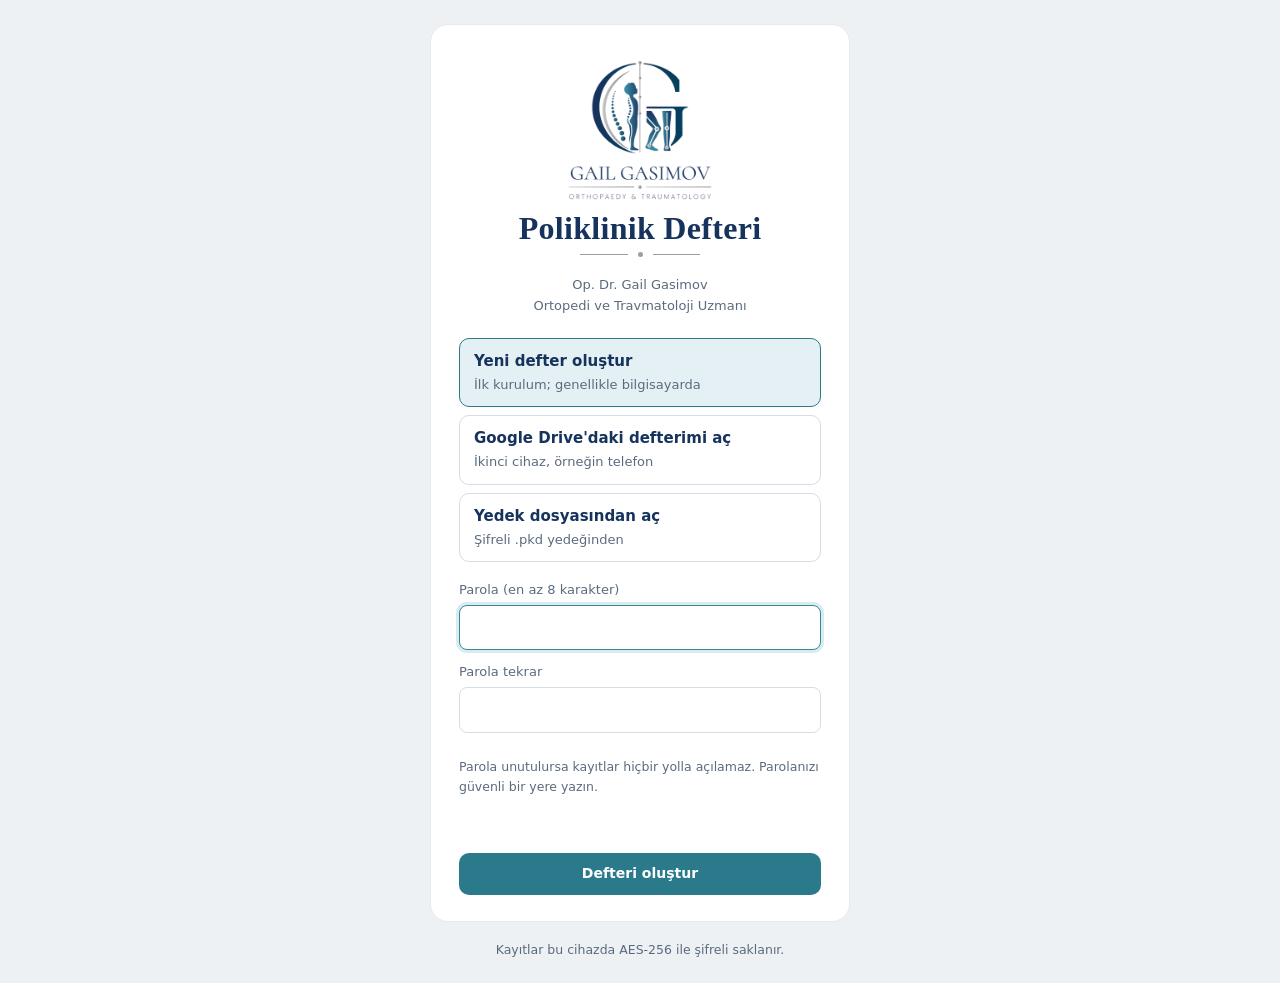
<file: index.html>
<!doctype html>
<html lang="tr">
<head>
<meta charset="utf-8">
<meta name="viewport" content="width=device-width, initial-scale=1, viewport-fit=cover">
<meta http-equiv="Content-Security-Policy" content="default-src 'self'; script-src 'self' https://accounts.google.com/gsi/client; style-src 'self' 'unsafe-inline' https://fonts.googleapis.com https://accounts.google.com/gsi/style; font-src 'self' https://fonts.gstatic.com; img-src 'self' data: blob:; connect-src 'self' https://www.googleapis.com https://oauth2.googleapis.com https://accounts.google.com/gsi/; frame-src https://accounts.google.com/gsi/; object-src 'none'; base-uri 'self'; form-action 'none'">
<meta name="referrer" content="no-referrer">
<meta name="robots" content="noindex, nofollow">
<meta name="theme-color" content="#16335D">
<meta name="description" content="Op. Dr. Gail Gasimov — kişisel poliklinik kayıt defteri">
<title>Poliklinik Defteri</title>
<link rel="manifest" href="manifest.webmanifest">
<link rel="icon" type="image/png" href="icons/icon-192.png">
<link rel="apple-touch-icon" href="icons/apple-touch-icon.png">
<link rel="preconnect" href="https://fonts.googleapis.com">
<link rel="preconnect" href="https://fonts.gstatic.com" crossorigin>
<link rel="stylesheet" href="https://fonts.googleapis.com/css2?family=Cormorant+Garamond:wght@500;600;700&family=Montserrat:wght@400;500;600&display=swap">
<link rel="stylesheet" href="app.css">
</head>
<body>
<div id="app" aria-live="polite"><p class="boot">Yükleniyor…</p></div>
<div id="toast" role="status" aria-live="polite"></div>
<dialog id="dlg"></dialog>
<noscript>Bu uygulama JavaScript gerektirir.</noscript>
<script src="core.js"></script>
<script src="drive.js"></script>
<script src="xlsx.js"></script>
<script src="app.js"></script>
</body>
</html>
</file>
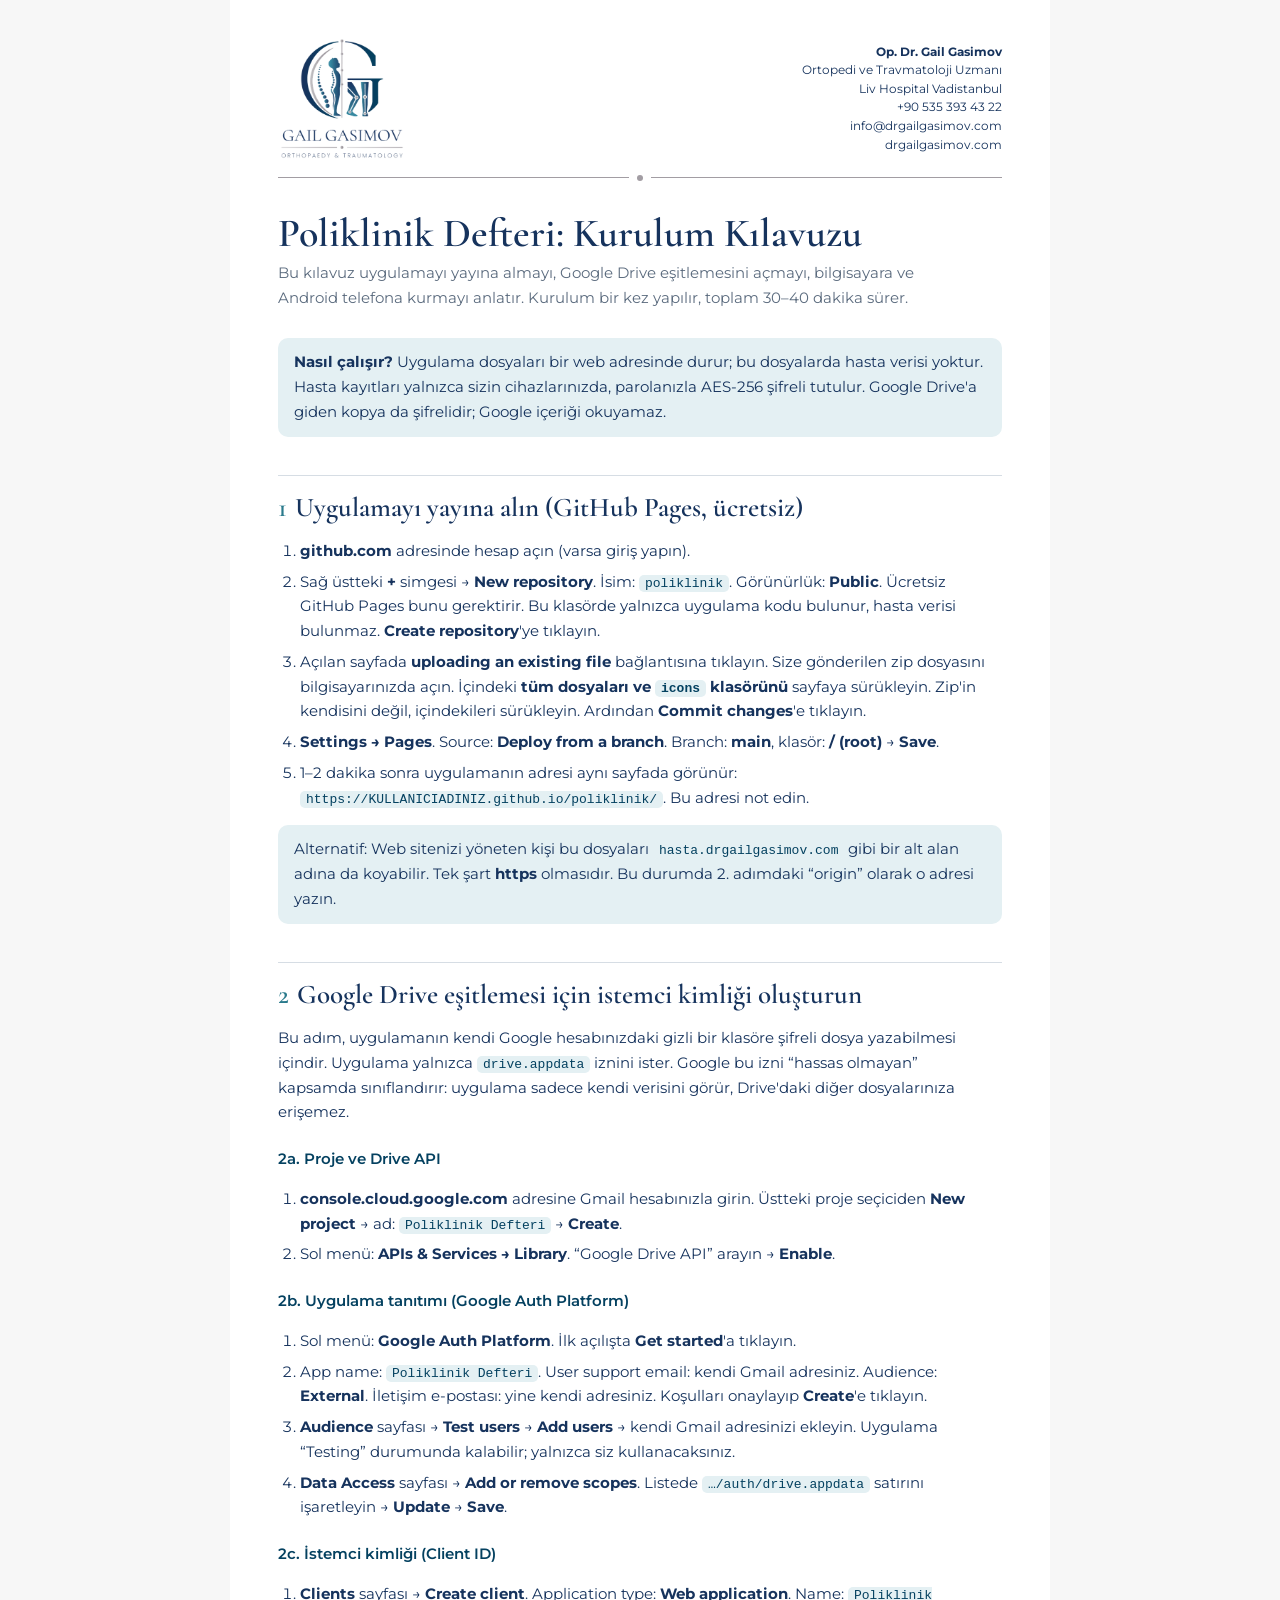
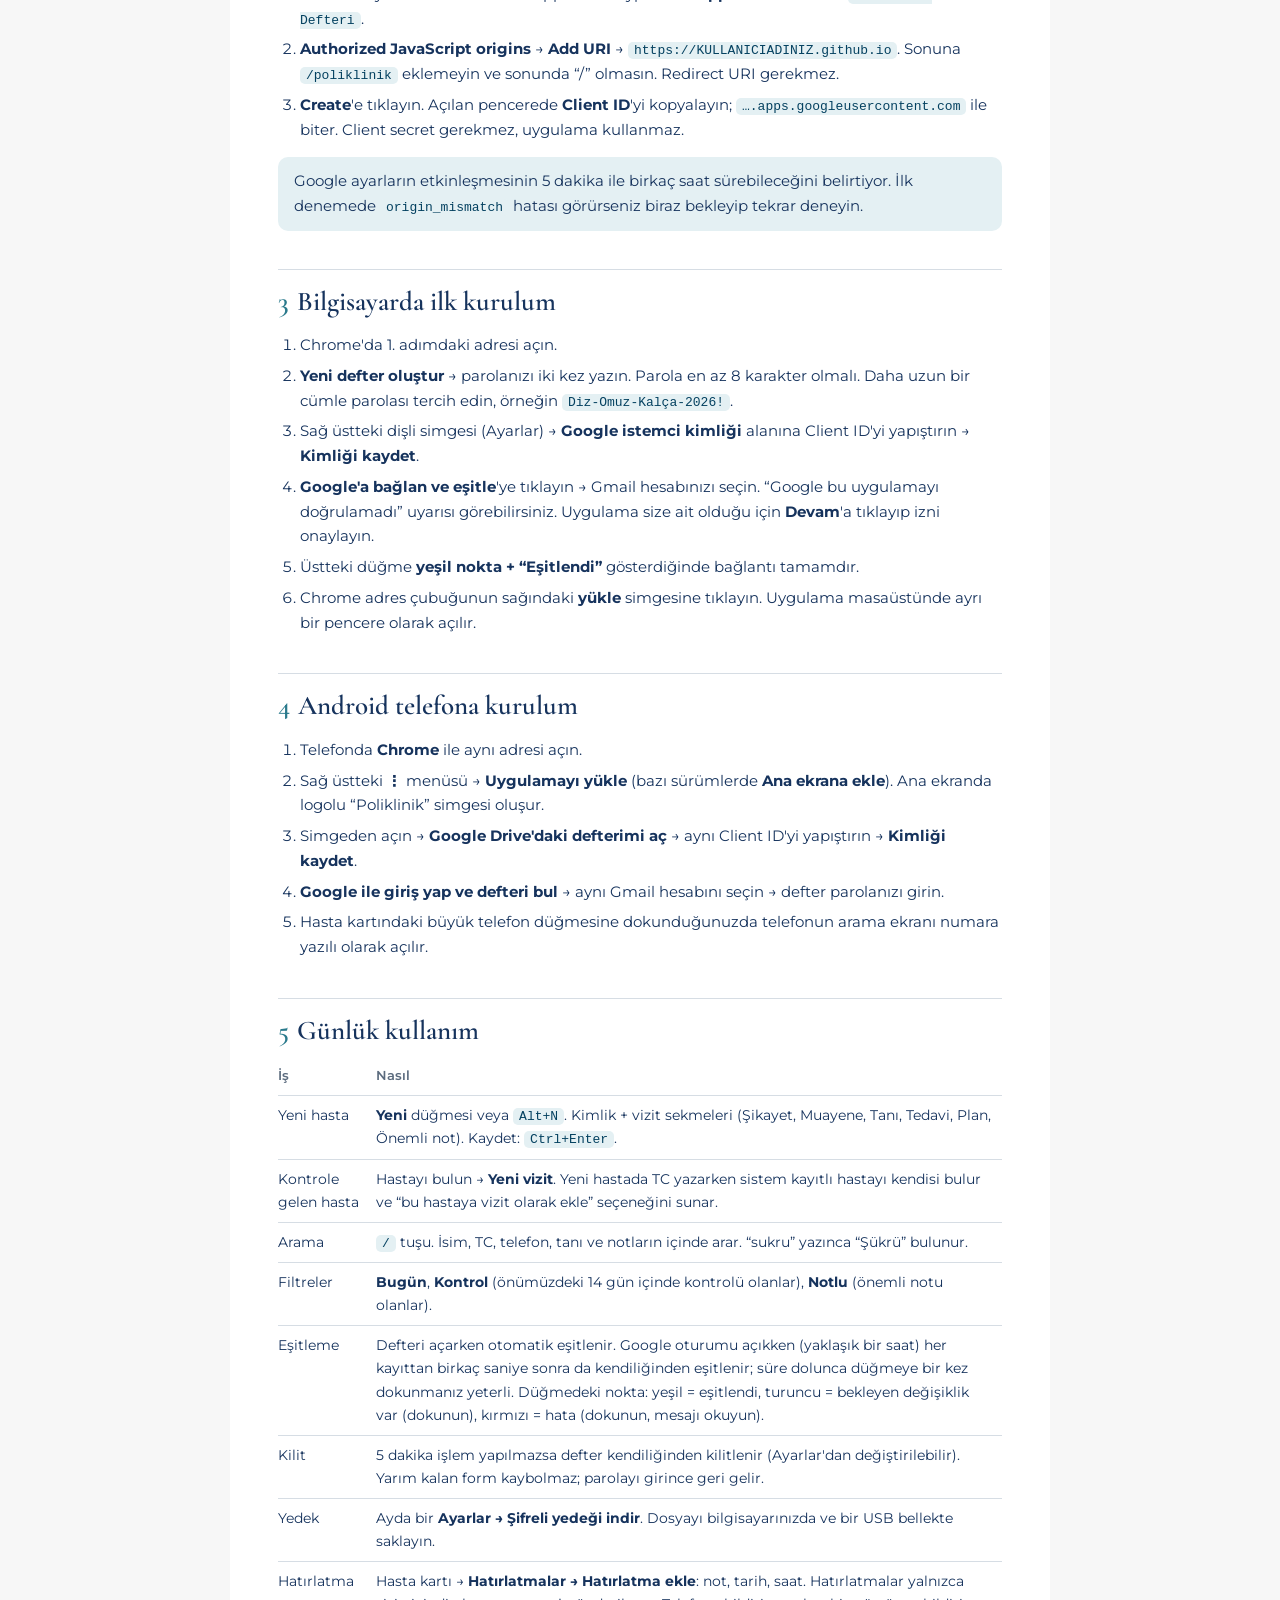
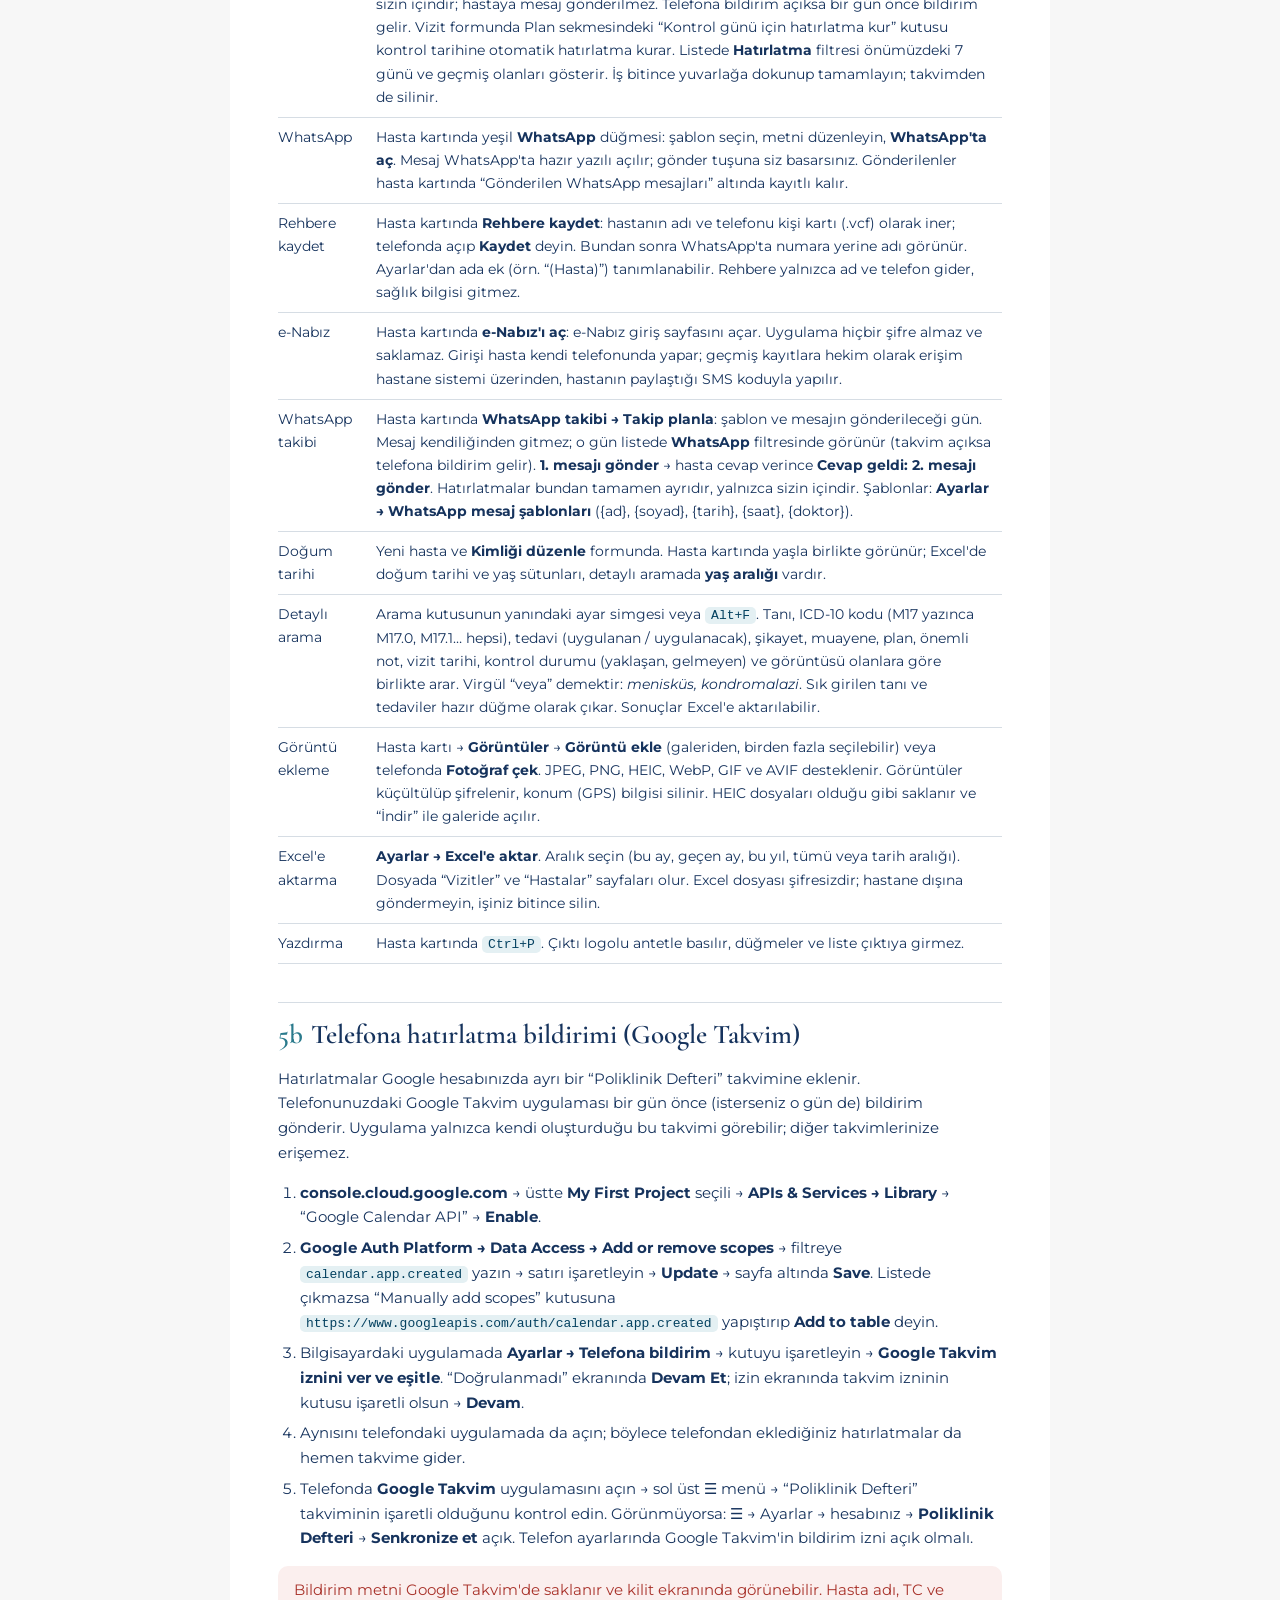
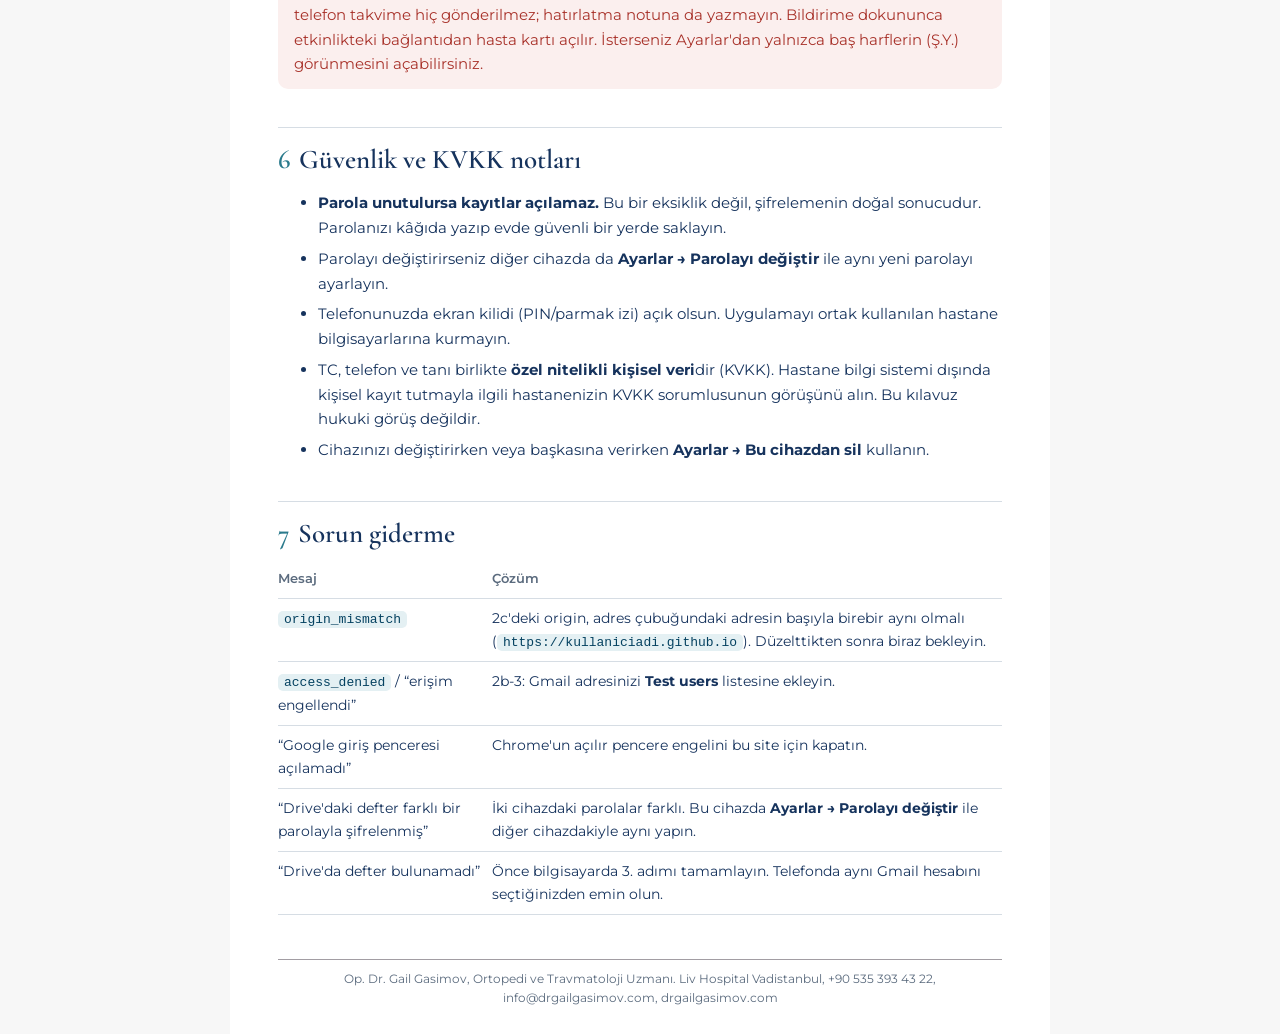
<file: KURULUM.html>
<!doctype html>
<html lang="tr">
<head>
<meta charset="utf-8">
<meta name="viewport" content="width=device-width, initial-scale=1">
<title>Kurulum Kılavuzu</title>
<link rel="stylesheet" href="https://fonts.googleapis.com/css2?family=Cormorant+Garamond:wght@600&family=Montserrat:wght@400;500;600&display=swap">
<style>
  :root { --ink:#16335D; --deep:#044160; --teal:#2A7A8C; --silver:#A29DA3; --line:#D6DDE4; --paper:#F7F7F7; --muted:#5B6B7E; --alert:#A8322A; --soft:#E4F0F3; }
  * { box-sizing: border-box; }
  body { margin: 0; background: var(--paper); color: var(--ink); font: 400 15px/1.65 'Montserrat', system-ui, sans-serif; }
  .page { max-width: 820px; margin: 0 auto; background: #fff; padding: 36px 48px 28px; min-height: 100vh; }
  header.lh { display: flex; justify-content: space-between; align-items: center; gap: 20px; }
  header.lh img { width: 128px; height: auto; }
  header.lh address { font-style: normal; text-align: right; font-size: 12px; line-height: 1.55; color: var(--ink); }
  .rule { display: flex; align-items: center; gap: 0; margin: 14px 0 30px; }
  .rule::before, .rule::after { content: ''; flex: 1; height: 1px; background: var(--silver); }
  .rule i { width: 6px; height: 6px; border-radius: 50%; background: var(--silver); margin: 0 8px; }
  h1 { font: 600 40px/1.1 'Cormorant Garamond', Georgia, serif; margin: 0 0 6px; }
  .lead { color: var(--muted); margin: 0 0 28px; max-width: 64ch; }
  h2 { font: 600 27px/1.2 'Cormorant Garamond', Georgia, serif; margin: 38px 0 6px; padding-top: 16px; border-top: 1px solid var(--line); }
  h2 .n { color: var(--teal); margin-right: 8px; }
  h3 { font-size: 15px; font-weight: 600; margin: 22px 0 6px; color: var(--deep); }
  p, li { max-width: 70ch; }
  ol { padding-left: 22px; }
  li { margin: 6px 0; }
  code, .k { font-family: ui-monospace, Menlo, Consolas, monospace; font-size: 13px; background: var(--soft); padding: 1px 6px; border-radius: 5px; color: var(--deep); overflow-wrap: anywhere; }
  .box { background: var(--soft); border-radius: 10px; padding: 12px 16px; margin: 14px 0; }
  .box.warn { background: #FBEFEE; color: var(--alert); }
  .box p { margin: 0; }
  table { border-collapse: collapse; width: 100%; margin: 10px 0; font-size: 14px; }
  td, th { text-align: left; border-bottom: 1px solid var(--line); padding: 8px 10px 8px 0; vertical-align: top; }
  th { font-weight: 600; color: var(--muted); font-size: 13px; }
  footer { margin-top: 44px; border-top: 1px solid var(--silver); padding-top: 10px; text-align: center; font-size: 11.5px; color: var(--muted); }
  @media (max-width: 640px) { .page { padding: 22px 18px; } header.lh { flex-direction: column; align-items: flex-start; } header.lh address { text-align: left; } h1 { font-size: 32px; } }
  @media print { body { background: #fff; } .page { padding: 0; } h2 { break-after: avoid; } }
</style>
</head>
<body>
<div class="page">
<header class="lh">
  <img src="icons/logo-tam.png" alt="Gail Gasimov — Orthopaedy &amp; Traumatology logosu">
  <address><b>Op. Dr. Gail Gasimov</b><br>Ortopedi ve Travmatoloji Uzmanı<br>Liv Hospital Vadistanbul<br>+90 535 393 43 22<br>info@drgailgasimov.com<br>drgailgasimov.com</address>
</header>
<div class="rule" aria-hidden="true"><i></i></div>

<h1>Poliklinik Defteri: Kurulum Kılavuzu</h1>
<p class="lead">Bu kılavuz uygulamayı yayına almayı, Google Drive eşitlemesini açmayı, bilgisayara ve Android telefona kurmayı anlatır. Kurulum bir kez yapılır, toplam 30–40 dakika sürer.</p>

<div class="box"><p><b>Nasıl çalışır?</b> Uygulama dosyaları bir web adresinde durur; bu dosyalarda hasta verisi yoktur. Hasta kayıtları yalnızca sizin cihazlarınızda, parolanızla AES-256 şifreli tutulur. Google Drive'a giden kopya da şifrelidir; Google içeriği okuyamaz.</p></div>

<h2><span class="n">1</span>Uygulamayı yayına alın (GitHub Pages, ücretsiz)</h2>
<ol>
  <li><b>github.com</b> adresinde hesap açın (varsa giriş yapın).</li>
  <li>Sağ üstteki <b>+</b> simgesi → <b>New repository</b>. İsim: <code>poliklinik</code>. Görünürlük: <b>Public</b>. Ücretsiz GitHub Pages bunu gerektirir. Bu klasörde yalnızca uygulama kodu bulunur, hasta verisi bulunmaz. <b>Create repository</b>'ye tıklayın.</li>
  <li>Açılan sayfada <b>uploading an existing file</b> bağlantısına tıklayın. Size gönderilen zip dosyasını bilgisayarınızda açın. İçindeki <b>tüm dosyaları ve <code>icons</code> klasörünü</b> sayfaya sürükleyin. Zip'in kendisini değil, içindekileri sürükleyin. Ardından <b>Commit changes</b>'e tıklayın.</li>
  <li><b>Settings → Pages</b>. Source: <b>Deploy from a branch</b>. Branch: <b>main</b>, klasör: <b>/ (root)</b> → <b>Save</b>.</li>
  <li>1–2 dakika sonra uygulamanın adresi aynı sayfada görünür: <code>https://KULLANICIADINIZ.github.io/poliklinik/</code>. Bu adresi not edin.</li>
</ol>
<div class="box"><p>Alternatif: Web sitenizi yöneten kişi bu dosyaları <code>hasta.drgailgasimov.com</code> gibi bir alt alan adına da koyabilir. Tek şart <b>https</b> olmasıdır. Bu durumda 2. adımdaki “origin” olarak o adresi yazın.</p></div>

<h2><span class="n">2</span>Google Drive eşitlemesi için istemci kimliği oluşturun</h2>
<p>Bu adım, uygulamanın kendi Google hesabınızdaki gizli bir klasöre şifreli dosya yazabilmesi içindir. Uygulama yalnızca <code>drive.appdata</code> iznini ister. Google bu izni “hassas olmayan” kapsamda sınıflandırır: uygulama sadece kendi verisini görür, Drive'daki diğer dosyalarınıza erişemez.</p>
<h3>2a. Proje ve Drive API</h3>
<ol>
  <li><b>console.cloud.google.com</b> adresine Gmail hesabınızla girin. Üstteki proje seçiciden <b>New project</b> → ad: <code>Poliklinik Defteri</code> → <b>Create</b>.</li>
  <li>Sol menü: <b>APIs &amp; Services → Library</b>. “Google Drive API” arayın → <b>Enable</b>.</li>
</ol>
<h3>2b. Uygulama tanıtımı (Google Auth Platform)</h3>
<ol>
  <li>Sol menü: <b>Google Auth Platform</b>. İlk açılışta <b>Get started</b>'a tıklayın.</li>
  <li>App name: <code>Poliklinik Defteri</code>. User support email: kendi Gmail adresiniz. Audience: <b>External</b>. İletişim e-postası: yine kendi adresiniz. Koşulları onaylayıp <b>Create</b>'e tıklayın.</li>
  <li><b>Audience</b> sayfası → <b>Test users</b> → <b>Add users</b> → kendi Gmail adresinizi ekleyin. Uygulama “Testing” durumunda kalabilir; yalnızca siz kullanacaksınız.</li>
  <li><b>Data Access</b> sayfası → <b>Add or remove scopes</b>. Listede <code>…/auth/drive.appdata</code> satırını işaretleyin → <b>Update</b> → <b>Save</b>.</li>
</ol>
<h3>2c. İstemci kimliği (Client ID)</h3>
<ol>
  <li><b>Clients</b> sayfası → <b>Create client</b>. Application type: <b>Web application</b>. Name: <code>Poliklinik Defteri</code>.</li>
  <li><b>Authorized JavaScript origins</b> → <b>Add URI</b> → <code>https://KULLANICIADINIZ.github.io</code>. Sonuna <code>/poliklinik</code> eklemeyin ve sonunda “/” olmasın. Redirect URI gerekmez.</li>
  <li><b>Create</b>'e tıklayın. Açılan pencerede <b>Client ID</b>'yi kopyalayın; <code>….apps.googleusercontent.com</code> ile biter. Client secret gerekmez, uygulama kullanmaz.</li>
</ol>
<div class="box"><p>Google ayarların etkinleşmesinin 5 dakika ile birkaç saat sürebileceğini belirtiyor. İlk denemede <code>origin_mismatch</code> hatası görürseniz biraz bekleyip tekrar deneyin.</p></div>

<h2><span class="n">3</span>Bilgisayarda ilk kurulum</h2>
<ol>
  <li>Chrome'da 1. adımdaki adresi açın.</li>
  <li><b>Yeni defter oluştur</b> → parolanızı iki kez yazın. Parola en az 8 karakter olmalı. Daha uzun bir cümle parolası tercih edin, örneğin <code>Diz-Omuz-Kalça-2026!</code>.</li>
  <li>Sağ üstteki dişli simgesi (Ayarlar) → <b>Google istemci kimliği</b> alanına Client ID'yi yapıştırın → <b>Kimliği kaydet</b>.</li>
  <li><b>Google'a bağlan ve eşitle</b>'ye tıklayın → Gmail hesabınızı seçin. “Google bu uygulamayı doğrulamadı” uyarısı görebilirsiniz. Uygulama size ait olduğu için <b>Devam</b>'a tıklayıp izni onaylayın.</li>
  <li>Üstteki düğme <b>yeşil nokta + “Eşitlendi”</b> gösterdiğinde bağlantı tamamdır.</li>
  <li>Chrome adres çubuğunun sağındaki <b>yükle</b> simgesine tıklayın. Uygulama masaüstünde ayrı bir pencere olarak açılır.</li>
</ol>

<h2><span class="n">4</span>Android telefona kurulum</h2>
<ol>
  <li>Telefonda <b>Chrome</b> ile aynı adresi açın.</li>
  <li>Sağ üstteki <b>⋮</b> menüsü → <b>Uygulamayı yükle</b> (bazı sürümlerde <b>Ana ekrana ekle</b>). Ana ekranda logolu “Poliklinik” simgesi oluşur.</li>
  <li>Simgeden açın → <b>Google Drive'daki defterimi aç</b> → aynı Client ID'yi yapıştırın → <b>Kimliği kaydet</b>.</li>
  <li><b>Google ile giriş yap ve defteri bul</b> → aynı Gmail hesabını seçin → defter parolanızı girin.</li>
  <li>Hasta kartındaki büyük telefon düğmesine dokunduğunuzda telefonun arama ekranı numara yazılı olarak açılır.</li>
</ol>

<h2><span class="n">5</span>Günlük kullanım</h2>
<table>
  <tr><th>İş</th><th>Nasıl</th></tr>
  <tr><td>Yeni hasta</td><td><b>Yeni</b> düğmesi veya <span class="k">Alt+N</span>. Kimlik + vizit sekmeleri (Şikayet, Muayene, Tanı, Tedavi, Plan, Önemli not). Kaydet: <span class="k">Ctrl+Enter</span>.</td></tr>
  <tr><td>Kontrole gelen hasta</td><td>Hastayı bulun → <b>Yeni vizit</b>. Yeni hastada TC yazarken sistem kayıtlı hastayı kendisi bulur ve “bu hastaya vizit olarak ekle” seçeneğini sunar.</td></tr>
  <tr><td>Arama</td><td><span class="k">/</span> tuşu. İsim, TC, telefon, tanı ve notların içinde arar. “sukru” yazınca “Şükrü” bulunur.</td></tr>
  <tr><td>Filtreler</td><td><b>Bugün</b>, <b>Kontrol</b> (önümüzdeki 14 gün içinde kontrolü olanlar), <b>Notlu</b> (önemli notu olanlar).</td></tr>
  <tr><td>Eşitleme</td><td>Defteri açarken otomatik eşitlenir. Google oturumu açıkken (yaklaşık bir saat) her kayıttan birkaç saniye sonra da kendiliğinden eşitlenir; süre dolunca düğmeye bir kez dokunmanız yeterli. Düğmedeki nokta: yeşil = eşitlendi, turuncu = bekleyen değişiklik var (dokunun), kırmızı = hata (dokunun, mesajı okuyun).</td></tr>
  <tr><td>Kilit</td><td>5 dakika işlem yapılmazsa defter kendiliğinden kilitlenir (Ayarlar'dan değiştirilebilir). Yarım kalan form kaybolmaz; parolayı girince geri gelir.</td></tr>
  <tr><td>Yedek</td><td>Ayda bir <b>Ayarlar → Şifreli yedeği indir</b>. Dosyayı bilgisayarınızda ve bir USB bellekte saklayın.</td></tr>
  <tr><td>Hatırlatma</td><td>Hasta kartı → <b>Hatırlatmalar → Hatırlatma ekle</b>: not, tarih, saat. Hatırlatmalar yalnızca sizin içindir; hastaya mesaj gönderilmez. Telefona bildirim açıksa bir gün önce bildirim gelir. Vizit formunda Plan sekmesindeki “Kontrol günü için hatırlatma kur” kutusu kontrol tarihine otomatik hatırlatma kurar. Listede <b>Hatırlatma</b> filtresi önümüzdeki 7 günü ve geçmiş olanları gösterir. İş bitince yuvarlağa dokunup tamamlayın; takvimden de silinir.</td></tr>
  <tr><td>WhatsApp</td><td>Hasta kartında yeşil <b>WhatsApp</b> düğmesi: şablon seçin, metni düzenleyin, <b>WhatsApp'ta aç</b>. Mesaj WhatsApp'ta hazır yazılı açılır; gönder tuşuna siz basarsınız. Gönderilenler hasta kartında “Gönderilen WhatsApp mesajları” altında kayıtlı kalır.</td></tr>
  <tr><td>Rehbere kaydet</td><td>Hasta kartında <b>Rehbere kaydet</b>: hastanın adı ve telefonu kişi kartı (.vcf) olarak iner; telefonda açıp <b>Kaydet</b> deyin. Bundan sonra WhatsApp'ta numara yerine adı görünür. Ayarlar'dan ada ek (örn. “(Hasta)”) tanımlanabilir. Rehbere yalnızca ad ve telefon gider, sağlık bilgisi gitmez.</td></tr>
  <tr><td>e-Nabız</td><td>Hasta kartında <b>e-Nabız'ı aç</b>: e-Nabız giriş sayfasını açar. Uygulama hiçbir şifre almaz ve saklamaz. Girişi hasta kendi telefonunda yapar; geçmiş kayıtlara hekim olarak erişim hastane sistemi üzerinden, hastanın paylaştığı SMS koduyla yapılır.</td></tr>
  <tr><td>WhatsApp takibi</td><td>Hasta kartında <b>WhatsApp takibi → Takip planla</b>: şablon ve mesajın gönderileceği gün. Mesaj kendiliğinden gitmez; o gün listede <b>WhatsApp</b> filtresinde görünür (takvim açıksa telefona bildirim gelir). <b>1. mesajı gönder</b> → hasta cevap verince <b>Cevap geldi: 2. mesajı gönder</b>. Hatırlatmalar bundan tamamen ayrıdır, yalnızca sizin içindir. Şablonlar: <b>Ayarlar → WhatsApp mesaj şablonları</b> ({ad}, {soyad}, {tarih}, {saat}, {doktor}).</td></tr>
  <tr><td>Doğum tarihi</td><td>Yeni hasta ve <b>Kimliği düzenle</b> formunda. Hasta kartında yaşla birlikte görünür; Excel'de doğum tarihi ve yaş sütunları, detaylı aramada <b>yaş aralığı</b> vardır.</td></tr>
  <tr><td>Detaylı arama</td><td>Arama kutusunun yanındaki ayar simgesi veya <span class="k">Alt+F</span>. Tanı, ICD-10 kodu (M17 yazınca M17.0, M17.1… hepsi), tedavi (uygulanan / uygulanacak), şikayet, muayene, plan, önemli not, vizit tarihi, kontrol durumu (yaklaşan, gelmeyen) ve görüntüsü olanlara göre birlikte arar. Virgül “veya” demektir: <i>menisküs, kondromalazi</i>. Sık girilen tanı ve tedaviler hazır düğme olarak çıkar. Sonuçlar Excel'e aktarılabilir.</td></tr>
  <tr><td>Görüntü ekleme</td><td>Hasta kartı → <b>Görüntüler</b> → <b>Görüntü ekle</b> (galeriden, birden fazla seçilebilir) veya telefonda <b>Fotoğraf çek</b>. JPEG, PNG, HEIC, WebP, GIF ve AVIF desteklenir. Görüntüler küçültülüp şifrelenir, konum (GPS) bilgisi silinir. HEIC dosyaları olduğu gibi saklanır ve “İndir” ile galeride açılır.</td></tr>
  <tr><td>Excel'e aktarma</td><td><b>Ayarlar → Excel'e aktar</b>. Aralık seçin (bu ay, geçen ay, bu yıl, tümü veya tarih aralığı). Dosyada “Vizitler” ve “Hastalar” sayfaları olur. Excel dosyası şifresizdir; hastane dışına göndermeyin, işiniz bitince silin.</td></tr>
  <tr><td>Yazdırma</td><td>Hasta kartında <span class="k">Ctrl+P</span>. Çıktı logolu antetle basılır, düğmeler ve liste çıktıya girmez.</td></tr>
</table>

<h2><span class="n">5b</span>Telefona hatırlatma bildirimi (Google Takvim)</h2>
<p>Hatırlatmalar Google hesabınızda ayrı bir “Poliklinik Defteri” takvimine eklenir. Telefonunuzdaki Google Takvim uygulaması bir gün önce (isterseniz o gün de) bildirim gönderir. Uygulama yalnızca kendi oluşturduğu bu takvimi görebilir; diğer takvimlerinize erişemez.</p>
<ol>
  <li><b>console.cloud.google.com</b> → üstte <b>My First Project</b> seçili → <b>APIs &amp; Services → Library</b> → “Google Calendar API” → <b>Enable</b>.</li>
  <li><b>Google Auth Platform → Data Access → Add or remove scopes</b> → filtreye <code>calendar.app.created</code> yazın → satırı işaretleyin → <b>Update</b> → sayfa altında <b>Save</b>. Listede çıkmazsa “Manually add scopes” kutusuna <code>https://www.googleapis.com/auth/calendar.app.created</code> yapıştırıp <b>Add to table</b> deyin.</li>
  <li>Bilgisayardaki uygulamada <b>Ayarlar → Telefona bildirim</b> → kutuyu işaretleyin → <b>Google Takvim iznini ver ve eşitle</b>. “Doğrulanmadı” ekranında <b>Devam Et</b>; izin ekranında takvim izninin kutusu işaretli olsun → <b>Devam</b>.</li>
  <li>Aynısını telefondaki uygulamada da açın; böylece telefondan eklediğiniz hatırlatmalar da hemen takvime gider.</li>
  <li>Telefonda <b>Google Takvim</b> uygulamasını açın → sol üst ☰ menü → “Poliklinik Defteri” takviminin işaretli olduğunu kontrol edin. Görünmüyorsa: ☰ → Ayarlar → hesabınız → <b>Poliklinik Defteri</b> → <b>Senkronize et</b> açık. Telefon ayarlarında Google Takvim'in bildirim izni açık olmalı.</li>
</ol>
<div class="box warn"><p>Bildirim metni Google Takvim'de saklanır ve kilit ekranında görünebilir. Hasta adı, TC ve telefon takvime hiç gönderilmez; hatırlatma notuna da yazmayın. Bildirime dokununca etkinlikteki bağlantıdan hasta kartı açılır. İsterseniz Ayarlar'dan yalnızca baş harflerin (Ş.Y.) görünmesini açabilirsiniz.</p></div>

<h2><span class="n">6</span>Güvenlik ve KVKK notları</h2>
<ul>
  <li><b>Parola unutulursa kayıtlar açılamaz.</b> Bu bir eksiklik değil, şifrelemenin doğal sonucudur. Parolanızı kâğıda yazıp evde güvenli bir yerde saklayın.</li>
  <li>Parolayı değiştirirseniz diğer cihazda da <b>Ayarlar → Parolayı değiştir</b> ile aynı yeni parolayı ayarlayın.</li>
  <li>Telefonunuzda ekran kilidi (PIN/parmak izi) açık olsun. Uygulamayı ortak kullanılan hastane bilgisayarlarına kurmayın.</li>
  <li>TC, telefon ve tanı birlikte <b>özel nitelikli kişisel veri</b>dir (KVKK). Hastane bilgi sistemi dışında kişisel kayıt tutmayla ilgili hastanenizin KVKK sorumlusunun görüşünü alın. Bu kılavuz hukuki görüş değildir.</li>
  <li>Cihazınızı değiştirirken veya başkasına verirken <b>Ayarlar → Bu cihazdan sil</b> kullanın.</li>
</ul>

<h2><span class="n">7</span>Sorun giderme</h2>
<table>
  <tr><th>Mesaj</th><th>Çözüm</th></tr>
  <tr><td><code>origin_mismatch</code></td><td>2c'deki origin, adres çubuğundaki adresin başıyla birebir aynı olmalı (<code>https://kullaniciadi.github.io</code>). Düzelttikten sonra biraz bekleyin.</td></tr>
  <tr><td><code>access_denied</code> / “erişim engellendi”</td><td>2b-3: Gmail adresinizi <b>Test users</b> listesine ekleyin.</td></tr>
  <tr><td>“Google giriş penceresi açılamadı”</td><td>Chrome'un açılır pencere engelini bu site için kapatın.</td></tr>
  <tr><td>“Drive'daki defter farklı bir parolayla şifrelenmiş”</td><td>İki cihazdaki parolalar farklı. Bu cihazda <b>Ayarlar → Parolayı değiştir</b> ile diğer cihazdakiyle aynı yapın.</td></tr>
  <tr><td>“Drive'da defter bulunamadı”</td><td>Önce bilgisayarda 3. adımı tamamlayın. Telefonda aynı Gmail hesabını seçtiğinizden emin olun.</td></tr>
</table>

<footer>Op. Dr. Gail Gasimov, Ortopedi ve Travmatoloji Uzmanı. Liv Hospital Vadistanbul, +90 535 393 43 22, info@drgailgasimov.com, drgailgasimov.com</footer>
</div>
</body>
</html>
</file>
<file: app.css>
/* Poliklinik Defteri — Op. Dr. Gail Gasimov kurumsal renkleri */
:root {
  --ink: #16335D;
  --deep: #044160;
  --mid: #2E5F7D;
  --teal: #34899E;
  --teal-strong: #2A7A8C;
  --teal-soft: #E4F0F3;
  --silver: #A29DA3;
  --line: #D6DDE4;
  --line-soft: #E6EBF0;
  --paper: #EDF1F4;
  --surface: #FFFFFF;
  --muted: #5B6B7E;
  --alert: #A8322A;
  --alert-bg: #FBEFEE;
  --ok: #2E7D5B;
  --serif: 'Cormorant Garamond', 'Iowan Old Style', Georgia, serif;
  --sans: 'Montserrat', system-ui, -apple-system, 'Segoe UI', Roboto, sans-serif;
  --top-h: 60px;
  color-scheme: light;
}

* { box-sizing: border-box; }
html, body { margin: 0; height: 100%; }
body {
  background: var(--paper);
  color: var(--ink);
  font: 400 15px/1.55 var(--sans);
  -webkit-font-smoothing: antialiased;
  -webkit-tap-highlight-color: transparent;
}
button, input, textarea, select { font: inherit; color: inherit; }
a { color: var(--teal-strong); }
img { display: block; }
.boot { padding: 40px; text-align: center; color: var(--muted); }
.muted { color: var(--muted); }
.small { font-size: 13px; }
[hidden] { display: none !important; }

:focus-visible { outline: 3px solid var(--teal); outline-offset: 2px; border-radius: 6px; }

/* ---------- düğmeler ---------- */
.btn {
  display: inline-flex; align-items: center; justify-content: center; gap: 8px;
  min-height: 42px; padding: 9px 18px; border-radius: 10px;
  border: 1px solid transparent; background: none; cursor: pointer;
  font-weight: 600; font-size: 14px; text-decoration: none; white-space: nowrap;
}
.btn.primary { background: var(--teal-strong); color: #fff; }
.btn.primary:hover { background: #246A7A; }
.btn.ghost { background: var(--surface); border-color: var(--line); color: var(--ink); }
.btn.ghost:hover { border-color: var(--silver); }
.btn.danger { background: var(--surface); border-color: #E2BDB9; color: var(--alert); }
.btn.danger:hover { background: var(--alert-bg); }
.btn.wide { width: 100%; }
.btn:disabled { opacity: .55; cursor: default; }
.link { background: none; border: 0; padding: 0; color: var(--teal-strong); font-weight: 600; cursor: pointer; font-size: 13px; }
.icon-btn {
  width: 42px; height: 42px; display: inline-grid; place-items: center;
  border: 0; border-radius: 10px; background: none; color: var(--ink); cursor: pointer;
}
.icon-btn:hover { background: var(--paper); }
svg { flex: none; }

/* ---------- form alanları ---------- */
.field { display: grid; gap: 5px; }
.field > span { font-size: 13px; font-weight: 500; color: var(--muted); }
.field input, .field textarea, .field select, .search input {
  width: 100%; border: 1px solid var(--line); border-radius: 8px; background: var(--surface);
  padding: 10px 12px; min-height: 44px; color: var(--ink);
}
.field textarea { min-height: 150px; resize: vertical; line-height: 1.55; }
.field input:focus, .field textarea:focus, .field select:focus, .search input:focus {
  outline: none; border-color: var(--teal); box-shadow: 0 0 0 3px rgba(52, 137, 158, .18);
}
.hint { font-size: 12.5px; color: var(--muted); }
.hint.warn { color: #8A5A00; }
.err { color: var(--alert); font-size: 13.5px; min-height: 1.2em; margin: 4px 0 0; }

/* ---------- kilit / kurulum ---------- */
.lock {
  min-height: 100dvh; display: grid; place-items: center; padding: 24px 16px;
  padding-top: max(24px, env(safe-area-inset-top));
}
.lock-card {
  width: min(420px, 100%); background: var(--surface); border-radius: 18px;
  border: 1px solid var(--line-soft); padding: 32px 28px 26px;
}
.lock-logo { width: 150px; height: auto; margin: 0 auto 6px; }
.lock-card h1 {
  font: 600 32px/1.1 var(--serif); text-align: center; margin: 8px 0 4px; letter-spacing: .3px;
}
.lock-card .who { text-align: center; color: var(--muted); font-size: 13px; margin: 0 0 22px; }
.lock-card form { display: grid; gap: 12px; }
.lock-foot { text-align: center; color: var(--muted); font-size: 12.5px; margin: 18px 0 0; }
.divider { display: flex; align-items: center; gap: 10px; margin: 6px auto 18px; width: 120px; }
.divider::before, .divider::after { content: ''; flex: 1; height: 1px; background: var(--silver); }
.divider i { width: 5px; height: 5px; border-radius: 50%; background: var(--silver); }
.choice { display: grid; gap: 8px; margin-bottom: 18px; }
.choice button {
  text-align: left; border: 1px solid var(--line); background: var(--surface); border-radius: 10px;
  padding: 11px 14px; cursor: pointer; display: grid; gap: 2px;
}
.choice button b { font-weight: 600; }
.choice button span { font-size: 13px; color: var(--muted); }
.choice button[aria-pressed="true"] { border-color: var(--teal-strong); background: var(--teal-soft); }
.notice { background: var(--teal-soft); border-radius: 10px; padding: 10px 12px; font-size: 13.5px; }
.notice.alert { background: var(--alert-bg); color: var(--alert); }
.notice.small { font-size: 13px; margin: 0; }

/* ---------- ana kabuk ---------- */
.top {
  position: sticky; top: 0; z-index: 10; height: calc(var(--top-h) + env(safe-area-inset-top));
  padding: env(safe-area-inset-top) 12px 0 16px; display: flex; align-items: center; gap: 12px;
  background: var(--surface); border-bottom: 1px solid var(--line);
}
.brand { display: flex; align-items: center; gap: 10px; text-decoration: none; color: var(--ink); min-width: 0; }
.brand-mark { width: 38px; height: 38px; object-fit: contain; }
.brand-txt { display: grid; line-height: 1.1; min-width: 0; }
.brand-title { font: 600 22px/1.05 var(--serif); letter-spacing: .2px; white-space: nowrap; }
.brand-sub { font-size: 11.5px; color: var(--muted); white-space: nowrap; }
.top-actions { margin-left: auto; display: flex; align-items: center; gap: 2px; }
.sync {
  display: inline-flex; align-items: center; gap: 8px; height: 38px; padding: 0 12px; margin-right: 4px;
  border: 1px solid var(--line); border-radius: 999px; background: var(--surface); cursor: pointer;
  font-size: 13px; font-weight: 500; color: var(--ink);
}
.sync-dot { width: 8px; height: 8px; border-radius: 50%; background: var(--silver); }
.sync[data-state="ok"] .sync-dot { background: var(--ok); }
.sync[data-state="pending"] .sync-dot { background: #C98A12; }
.sync[data-state="error"] .sync-dot { background: var(--alert); }
.sync[data-state="busy"] .sync-dot { background: var(--teal); animation: pulse 1s ease-in-out infinite; }
@keyframes pulse { 50% { opacity: .25; } }

.panes { display: grid; grid-template-columns: 380px 1fr; height: calc(100dvh - var(--top-h) - env(safe-area-inset-top)); }
.pane { overflow-y: auto; overscroll-behavior: contain; }
.list-pane { background: var(--surface); border-right: 1px solid var(--line); display: flex; flex-direction: column; }
.main-pane { padding: 28px 32px 120px; }
.main-inner { max-width: 780px; margin: 0 auto; }

/* ---------- liste ---------- */
.list-head { padding: 14px 16px 10px; display: grid; gap: 10px; border-bottom: 1px solid var(--line-soft); position: sticky; top: 0; background: var(--surface); z-index: 2; }
.list-head-row { display: flex; gap: 8px; }
.search { position: relative; flex: 1; }
.search svg { position: absolute; left: 11px; top: 50%; transform: translateY(-50%); color: var(--muted); pointer-events: none; }
.search input { padding-left: 36px; background: var(--paper); border-color: transparent; }
.filters { display: flex; gap: 6px; overflow-x: auto; scrollbar-width: none; }
.filters::-webkit-scrollbar { display: none; }
.filters button {
  border: 1px solid var(--line); background: var(--surface); border-radius: 999px; padding: 5px 12px;
  font-size: 13px; cursor: pointer; white-space: nowrap; color: var(--ink);
}
.filters button[aria-pressed="true"] { background: var(--ink); border-color: var(--ink); color: #fff; }
.filters button em { font-style: normal; opacity: .7; margin-left: 4px; font-variant-numeric: tabular-nums; }
.list { flex: 1; }
.group-h { font: 600 18px/1.2 var(--serif); padding: 16px 16px 6px; color: var(--mid); letter-spacing: .2px; }
.row {
  display: flex; align-items: flex-start; gap: 12px; padding: 11px 16px; text-decoration: none; color: var(--ink);
  border-bottom: 1px solid var(--line-soft); position: relative;
}
.row:hover { background: #F6F8FA; }
.row[aria-current="page"] { background: var(--teal-soft); }
.row[aria-current="page"]::before { content: ''; position: absolute; left: 0; top: 0; bottom: 0; width: 3px; background: var(--teal-strong); }
.row-main { flex: 1; min-width: 0; display: grid; }
.row-name { font-weight: 600; font-size: 15px; overflow: hidden; text-overflow: ellipsis; white-space: nowrap; }
.row-sub { font-size: 13px; color: var(--muted); overflow: hidden; text-overflow: ellipsis; white-space: nowrap; }
.row-meta { display: grid; justify-items: end; gap: 4px; font-size: 12.5px; color: var(--muted); font-variant-numeric: tabular-nums; }
.flag { width: 8px; height: 8px; border-radius: 50%; background: var(--alert); }
.chip { font-size: 11.5px; padding: 1px 8px; border-radius: 999px; background: var(--teal-soft); color: var(--deep); white-space: nowrap; }
.chip.late { background: var(--alert-bg); color: var(--alert); }
.empty { padding: 40px 24px; text-align: center; color: var(--muted); }
.empty h3 { font: 600 24px/1.2 var(--serif); color: var(--ink); margin: 0 0 6px; }

/* ---------- hasta kartı ---------- */
.back { display: none; margin: 0 0 12px -6px; }
.p-head { display: grid; gap: 12px; padding-bottom: 22px; margin-bottom: 22px; border-bottom: 1px solid var(--line); }
.p-name { font: 600 40px/1.05 var(--serif); margin: 0; letter-spacing: .2px; overflow-wrap: anywhere; }
.p-ids { display: flex; flex-wrap: wrap; gap: 6px 18px; font-size: 14px; color: var(--muted); align-items: center; }
.p-ids b { color: var(--ink); font-weight: 500; font-variant-numeric: tabular-nums; letter-spacing: .3px; }
.p-actions { display: flex; flex-wrap: wrap; gap: 10px; align-items: center; margin-top: 4px; }
.call {
  display: inline-flex; align-items: center; gap: 12px; text-decoration: none;
  background: var(--teal-strong); color: #fff; border-radius: 999px; padding: 8px 22px 8px 8px; min-height: 52px;
}
.call:hover { background: #246A7A; }
.call-ic { width: 38px; height: 38px; border-radius: 50%; background: rgba(255,255,255,.16); display: grid; place-items: center; }
.call-num { font-weight: 600; font-size: 18px; letter-spacing: .4px; font-variant-numeric: tabular-nums; }
.no-tel { font-size: 13.5px; color: var(--muted); }

.alert-box { border-left: 4px solid var(--alert); background: var(--alert-bg); border-radius: 0 10px 10px 0; padding: 12px 16px; margin-bottom: 22px; }
.alert-box h4 { margin: 0 0 2px; font-size: 13px; font-weight: 600; color: var(--alert); }
.alert-box p { margin: 0; white-space: pre-wrap; }

.visits-h { display: flex; align-items: baseline; justify-content: space-between; margin: 0 0 12px; }
.visits-h h3 { font: 600 24px/1.2 var(--serif); margin: 0; }
.visits { list-style: none; margin: 0; padding: 0; display: grid; gap: 14px; }
.visit { background: var(--surface); border: 1px solid var(--line-soft); border-radius: 14px; padding: 18px 22px 20px; }
.visit-h { display: flex; align-items: baseline; justify-content: space-between; gap: 12px; margin-bottom: 10px; }
.visit-h h4 { font: 600 21px/1.2 var(--serif); margin: 0; }
.visit-h time span { color: var(--muted); font-family: var(--sans); font-size: 13px; font-weight: 400; margin-left: 8px; }
.visit dl { display: grid; grid-template-columns: 150px 1fr; gap: 8px 18px; margin: 0; }
.visit dt { font-size: 13px; color: var(--muted); padding-top: 2px; }
.visit dd { margin: 0; white-space: pre-wrap; overflow-wrap: anywhere; }
.visit dd.note { color: var(--alert); font-weight: 500; }
.icd { display: inline-block; font-size: 12px; font-weight: 600; background: var(--paper); border-radius: 6px; padding: 0 7px; margin-left: 6px; color: var(--deep); vertical-align: 1px; }

/* ---------- WhatsApp ---------- */
.wa-btn { background: #1F7A4D; color: #fff; border-color: transparent; }
.wa-btn:hover { background: #18663F; }
.btn.sm { min-height: 34px; padding: 6px 12px; font-size: 13px; }
.wa-line { margin-top: 8px; padding: 8px 10px; border-radius: 8px; background: #EAF5EF; display: grid; gap: 6px; font-size: 13px; }
.wa-line.closed { background: var(--paper); }
.wa-head { display: inline-flex; align-items: center; gap: 6px; color: #17603C; font-weight: 600; }
.wa-line.closed .wa-head { color: var(--muted); }
.wa-head svg { width: 16px; height: 16px; }
.wa-log { list-style: none; margin: 0; padding: 0; display: grid; gap: 3px; color: var(--muted); }
.wa-ans { color: var(--ink); font-style: italic; }
.wa-acts { display: flex; align-items: center; gap: 12px; flex-wrap: wrap; }
.wa-hist { margin-top: 12px; }
.wa-hist summary { cursor: pointer; font-size: 13.5px; color: var(--muted); padding: 4px 0; }
.wa-hist ul { list-style: none; margin: 8px 0 0; padding: 0; display: grid; gap: 8px; }
.wa-hist li { background: var(--surface); border: 1px solid var(--line-soft); border-radius: 10px; padding: 8px 12px; }
.wa-hist time { font-size: 12px; color: var(--muted); }
.wa-hist p { margin: 2px 0 0; white-space: pre-wrap; font-size: 14px; }
.wa-dlg textarea { min-height: 110px; }
.tpl { border: 1px solid var(--line-soft); border-radius: 12px; padding: 14px; display: grid; gap: 10px; background: var(--paper); }
.tpl + .tpl { margin-top: 10px; }
#tplEditor > .row-btns { margin-top: 12px; }
.panel .check + .check { margin-top: -4px; }

/* ---------- WhatsApp takibi bölümü ---------- */
.wa-sec { margin-bottom: 28px; }
.wa-sec .visits-h { flex-wrap: wrap; gap: 10px; }
.wa-items { list-style: none; margin: 0; padding: 0; display: grid; gap: 8px; }
.wa-item { background: var(--surface); border: 1px solid var(--line-soft); border-left: 4px solid #1F7A4D; border-radius: 10px; padding: 8px 14px 10px; display: grid; gap: 4px; }
.wa-item .wa-line { margin-top: 0; }
.wa-item > .link { justify-self: start; font-size: 12.5px; color: var(--muted); }
.age-range { display: flex; align-items: center; gap: 8px; }
.age-range input { width: 100%; border: 1px solid var(--line); border-radius: 8px; background: var(--surface); padding: 10px 12px; min-height: 44px; color: var(--ink); }
.age-range input:focus { outline: none; border-color: var(--teal); box-shadow: 0 0 0 3px rgba(52, 137, 158, .18); }

/* ---------- hatırlatmalar ---------- */
.reminders { margin-bottom: 28px; }
.reminders .visits-h { flex-wrap: wrap; gap: 10px; }
.rem-list { list-style: none; margin: 0; padding: 0; display: grid; gap: 8px; }
.rem { display: flex; align-items: center; gap: 12px; background: var(--surface); border: 1px solid var(--line-soft); border-left: 4px solid var(--teal); border-radius: 10px; padding: 10px 14px; }
.rem.late { border-left-color: var(--alert); }
.rem.late .rem-body span { color: var(--alert); }
.rem.done { border-left-color: var(--line); opacity: .7; }
.rem.done .rem-body b { text-decoration: line-through; font-weight: 500; }
.rem-body { flex: 1; min-width: 0; display: grid; }
.rem-body b { font-weight: 600; overflow-wrap: anywhere; }
.rem-body span { font-size: 13px; color: var(--muted); }
.rem-check { width: 26px; height: 26px; flex: none; border-radius: 50%; border: 2px solid var(--teal); background: var(--surface); cursor: pointer; position: relative; }
.rem-check[aria-pressed="true"] { background: var(--teal-strong); border-color: var(--teal-strong); }
.rem-check[aria-pressed="true"]::after { content: ''; position: absolute; left: 7px; top: 3px; width: 6px; height: 11px; border: solid #fff; border-width: 0 2px 2px 0; transform: rotate(45deg); }
.rem-done { margin-top: 10px; }
.rem-done summary { cursor: pointer; font-size: 13.5px; color: var(--muted); padding: 4px 0; }
.rem-done .rem-list { margin-top: 8px; }
.chip.rem-chip { background: #EEF0FA; color: #2E3F7D; }

/* ---------- görüntüler ---------- */
.images { margin-bottom: 28px; }
.images .visits-h { flex-wrap: wrap; gap: 10px; }
.count { font: 500 14px/1 var(--sans); color: var(--muted); background: var(--surface); border: 1px solid var(--line); border-radius: 999px; padding: 3px 9px; vertical-align: 4px; margin-left: 4px; }
.img-actions { display: flex; gap: 8px; flex-wrap: wrap; }
.img-grid { list-style: none; margin: 0; padding: 0; display: grid; grid-template-columns: repeat(auto-fill, minmax(150px, 1fr)); gap: 12px; }
.img-tile { width: 100%; border: 1px solid var(--line-soft); background: var(--surface); border-radius: 12px; padding: 0; cursor: pointer; text-align: left; overflow: hidden; display: grid; color: var(--ink); }
.img-tile:hover { border-color: var(--silver); }
.img-box { aspect-ratio: 4 / 3; background: #E9EEF2; display: grid; place-items: center; overflow: hidden; }
.img-box img { width: 100%; height: 100%; object-fit: cover; }
.img-ph { font-size: 12px; color: var(--muted); text-align: center; padding: 8px; line-height: 1.4; }
.img-cap { display: grid; padding: 8px 10px 10px; gap: 1px; }
.img-cap b { font-weight: 600; font-size: 13px; overflow: hidden; text-overflow: ellipsis; white-space: nowrap; }
.img-cap span { font-size: 12px; color: var(--muted); }
dialog.viewer { width: min(980px, calc(100vw - 16px)); max-height: calc(100dvh - 16px); padding: 18px 20px; }
.viewer-h { display: flex; justify-content: space-between; align-items: center; gap: 10px; }
.viewer-h h3 { margin: 0; }
.viewer-img { background: #0E1E33; border-radius: 10px; display: grid; place-items: center; margin: 10px 0; }
.viewer-img img { max-width: 100%; max-height: calc(100dvh - 300px); object-fit: contain; }
.viewer-acts { align-items: center; flex-wrap: wrap; }
.viewer-acts .spacer { flex: 1; }
@media (max-width: 899px) { .img-grid { grid-template-columns: repeat(2, 1fr); gap: 10px; } dialog.viewer { padding: 14px; } }

/* ---------- detaylı arama ---------- */
.adv-btn { padding: 0; width: 44px; flex: none; }
.adv .card { margin-bottom: 12px; }
.chips { display: flex; flex-wrap: wrap; gap: 6px; margin-top: 12px; }
.chip-btn { border: 1px solid var(--line); background: var(--paper); border-radius: 999px; padding: 4px 11px; font-size: 13px; cursor: pointer; color: var(--ink); max-width: 100%; overflow: hidden; text-overflow: ellipsis; white-space: nowrap; }
.chip-btn:hover { border-color: var(--teal); background: var(--teal-soft); }
.chip-btn em { font-style: normal; color: var(--muted); font-size: 12px; margin-left: 2px; }
.adv-bar { position: sticky; bottom: 0; z-index: 3; display: flex; align-items: center; gap: 8px; flex-wrap: wrap; background: var(--surface); padding: 12px 16px; border: 1px solid var(--line); border-radius: 12px; margin: 8px 0 14px; box-shadow: 0 -4px 14px rgba(22, 51, 93, .08); }
.adv-results { scroll-margin-top: 12px; }
.adv-bar .spacer { flex: 1; }
.adv-count { margin: 0; font-weight: 600; }
.adv-results { display: grid; gap: 10px; }
.adv-hit { display: block; background: var(--surface); border: 1px solid var(--line-soft); border-radius: 12px; padding: 12px 16px; text-decoration: none; color: var(--ink); }
.adv-hit:hover { border-color: var(--silver); }
.adv-hit-h { display: flex; align-items: center; gap: 12px; flex-wrap: wrap; margin-bottom: 6px; }
.adv-hit-h b { font-size: 15.5px; }
.adv-hit-h span { font-size: 13px; color: var(--muted); font-variant-numeric: tabular-nums; }
.adv-hit ul { list-style: none; margin: 0; padding: 0; display: grid; gap: 4px; }
.adv-hit li { display: grid; grid-template-columns: 84px 1fr; gap: 10px; font-size: 14px; }
.adv-hit li time { color: var(--muted); font-size: 13px; font-variant-numeric: tabular-nums; }
.adv-hit li small { display: block; color: var(--muted); font-size: 12.5px; }

/* ---------- form ---------- */
.form-title { font: 600 32px/1.1 var(--serif); margin: 0 0 4px; }
.form-sub { color: var(--muted); margin: 0 0 20px; }
.card { background: var(--surface); border: 1px solid var(--line-soft); border-radius: 14px; padding: 20px 22px; margin-bottom: 16px; }
.card-h { font-weight: 600; font-size: 14px; margin: 0 0 12px; color: var(--mid); }
.grid2 { display: grid; grid-template-columns: 1fr 1fr; gap: 12px 14px; align-items: start; }
.tabs { display: flex; gap: 2px; overflow-x: auto; border-bottom: 1px solid var(--line); margin: -4px -22px 18px; padding: 0 14px; scrollbar-width: none; }
.tabs::-webkit-scrollbar { display: none; }
.tab {
  border: 0; background: none; cursor: pointer; padding: 12px 10px 11px; font-weight: 500; font-size: 14px; color: var(--muted);
  border-bottom: 3px solid transparent; white-space: nowrap; display: inline-flex; align-items: center; gap: 6px;
}
.tab[aria-selected="true"] { color: var(--ink); border-bottom-color: var(--teal-strong); font-weight: 600; }
.tab .dot { width: 6px; height: 6px; border-radius: 50%; background: var(--teal); visibility: hidden; }
.tab.filled .dot { visibility: visible; }
.tab.note-tab.filled .dot { background: var(--alert); }
.panel { display: grid; gap: 12px; }
.form-bar {
  position: sticky; bottom: 0; border-top: 1px solid var(--line); display: flex; gap: 10px; align-items: center; padding: 12px 0;
  padding-bottom: max(12px, env(safe-area-inset-bottom)); background: var(--paper); margin-top: 8px;
}
.form-bar .spacer { flex: 1; }
.kbd { font-size: 12px; color: var(--muted); }
.dup { margin-top: 12px; }

/* ---------- ayarlar ---------- */
.set { background: var(--surface); border: 1px solid var(--line-soft); border-radius: 14px; padding: 20px 22px; margin-bottom: 16px; display: grid; gap: 12px; }
.set h3 { font: 600 22px/1.2 var(--serif); margin: 0; }
.set p { margin: 0; }
.set .row-btns { display: flex; flex-wrap: wrap; gap: 8px; }
.check { display: flex; gap: 10px; align-items: center; font-size: 14px; }
.check input { width: 18px; height: 18px; accent-color: var(--teal-strong); }
.about { display: flex; gap: 18px; align-items: center; }
.about img { width: 110px; height: auto; }
.about p { font-size: 13px; color: var(--muted); line-height: 1.6; }
.about b { color: var(--ink); font-weight: 600; }

/* ---------- FAB, toast, diyalog ---------- */
.fab {
  position: fixed; right: 18px; bottom: max(18px, env(safe-area-inset-bottom)); z-index: 20; display: none;
  align-items: center; gap: 8px; text-decoration: none; background: var(--ink); color: #fff;
  font-weight: 600; padding: 14px 20px; border-radius: 999px; box-shadow: 0 6px 18px rgba(22, 51, 93, .28);
}
#toast {
  position: fixed; left: 50%; bottom: max(24px, env(safe-area-inset-bottom)); transform: translate(-50%, 20px);
  background: var(--ink); color: #fff; padding: 11px 18px; border-radius: 10px; font-size: 14px;
  opacity: 0; pointer-events: none; transition: opacity .18s, transform .18s; z-index: 50; max-width: calc(100vw - 32px);
}
#toast.show { opacity: 1; transform: translate(-50%, 0); }
#toast.err { background: var(--alert); }
dialog {
  border: 0; border-radius: 16px; padding: 24px; width: min(440px, calc(100vw - 32px)); color: var(--ink);
  box-shadow: 0 20px 50px rgba(4, 65, 96, .25);
}
dialog::backdrop { background: rgba(22, 51, 93, .35); }
dialog h3 { font: 600 24px/1.2 var(--serif); margin: 0 0 8px; }
dialog p { margin: 0 0 14px; }
dialog form { display: grid; gap: 12px; }
dialog .acts { display: flex; justify-content: flex-end; gap: 8px; margin-top: 6px; }

/* ---------- mobil ---------- */
@media (max-width: 899px) {
  .panes { grid-template-columns: 1fr; }
  .list-pane { border-right: 0; }
  .panes[data-view="list"] .main-pane { display: none; }
  .panes:not([data-view="list"]) .list-pane { display: none; }
  .panes[data-view="list"] ~ .fab { display: inline-flex; }
  .main-pane { padding: 18px 16px 110px; }
  .back { display: inline-flex; }
  .new-desk { display: none; }
  .p-name { font-size: 34px; }
  .visit { padding: 16px 16px 18px; }
  .visit dl { grid-template-columns: 1fr; gap: 2px; }
  .visit dd { margin-bottom: 8px; }
  .grid2 { grid-template-columns: 1fr; }
  .card { padding: 16px; }
  .tabs { margin: -4px -16px 16px; padding: 0 8px; }
  .brand-sub { display: none; }
  .sync-label { display: none; }
  .sync { padding: 0 12px; }
  .kbd { display: none; }
  .about { flex-direction: column; align-items: flex-start; }
  .hide-m { display: none !important; }
  .adv-bar { margin: 8px -16px 14px; border-radius: 0; border-width: 1px 0; padding: 10px 16px; padding-bottom: max(10px, env(safe-area-inset-bottom)); }
  .adv-count { width: 100%; font-size: 14px; }
  .adv-bar .spacer { display: none; }
  .adv-bar .btn { flex: 1 1 0; min-width: 0; padding: 8px 6px; font-size: 13.5px; min-height: 40px; }
  .form-bar { position: fixed; left: 0; right: 0; bottom: 0; z-index: 15; margin: 0; padding: 10px 16px; padding-bottom: max(10px, env(safe-area-inset-bottom)); background: var(--surface); box-shadow: 0 -4px 14px rgba(22, 51, 93, .08); }
  .form-bar .btn.primary { min-width: 120px; }
  #toast { bottom: max(92px, calc(env(safe-area-inset-bottom) + 80px)); }
  .call { width: 100%; }
  .group-h { padding-top: 12px; }
}
@media (min-width: 900px) {
  .panes[data-view="list"] .main-pane .main-inner { display: grid; place-items: center; min-height: 60vh; }
}
@media (prefers-reduced-motion: reduce) {
  * { animation: none !important; transition: none !important; }
}
.print-head { display: none; }
@media print {
  .img-actions { display: none !important; }
  .print-head { display: flex; gap: 16px; align-items: center; border-bottom: 1px solid var(--silver); padding-bottom: 12px; margin-bottom: 18px; }
  .print-head p { margin: 0; font-size: 11px; line-height: 1.5; color: var(--ink); }
  .visit { break-inside: avoid; }
  .top, .list-pane, .fab, .p-actions, .form-bar, .back, .visit-h .link { display: none !important; }
  .panes { display: block; height: auto; }
  .main-pane { padding: 0; }
  body { background: #fff; }
}
</file>
